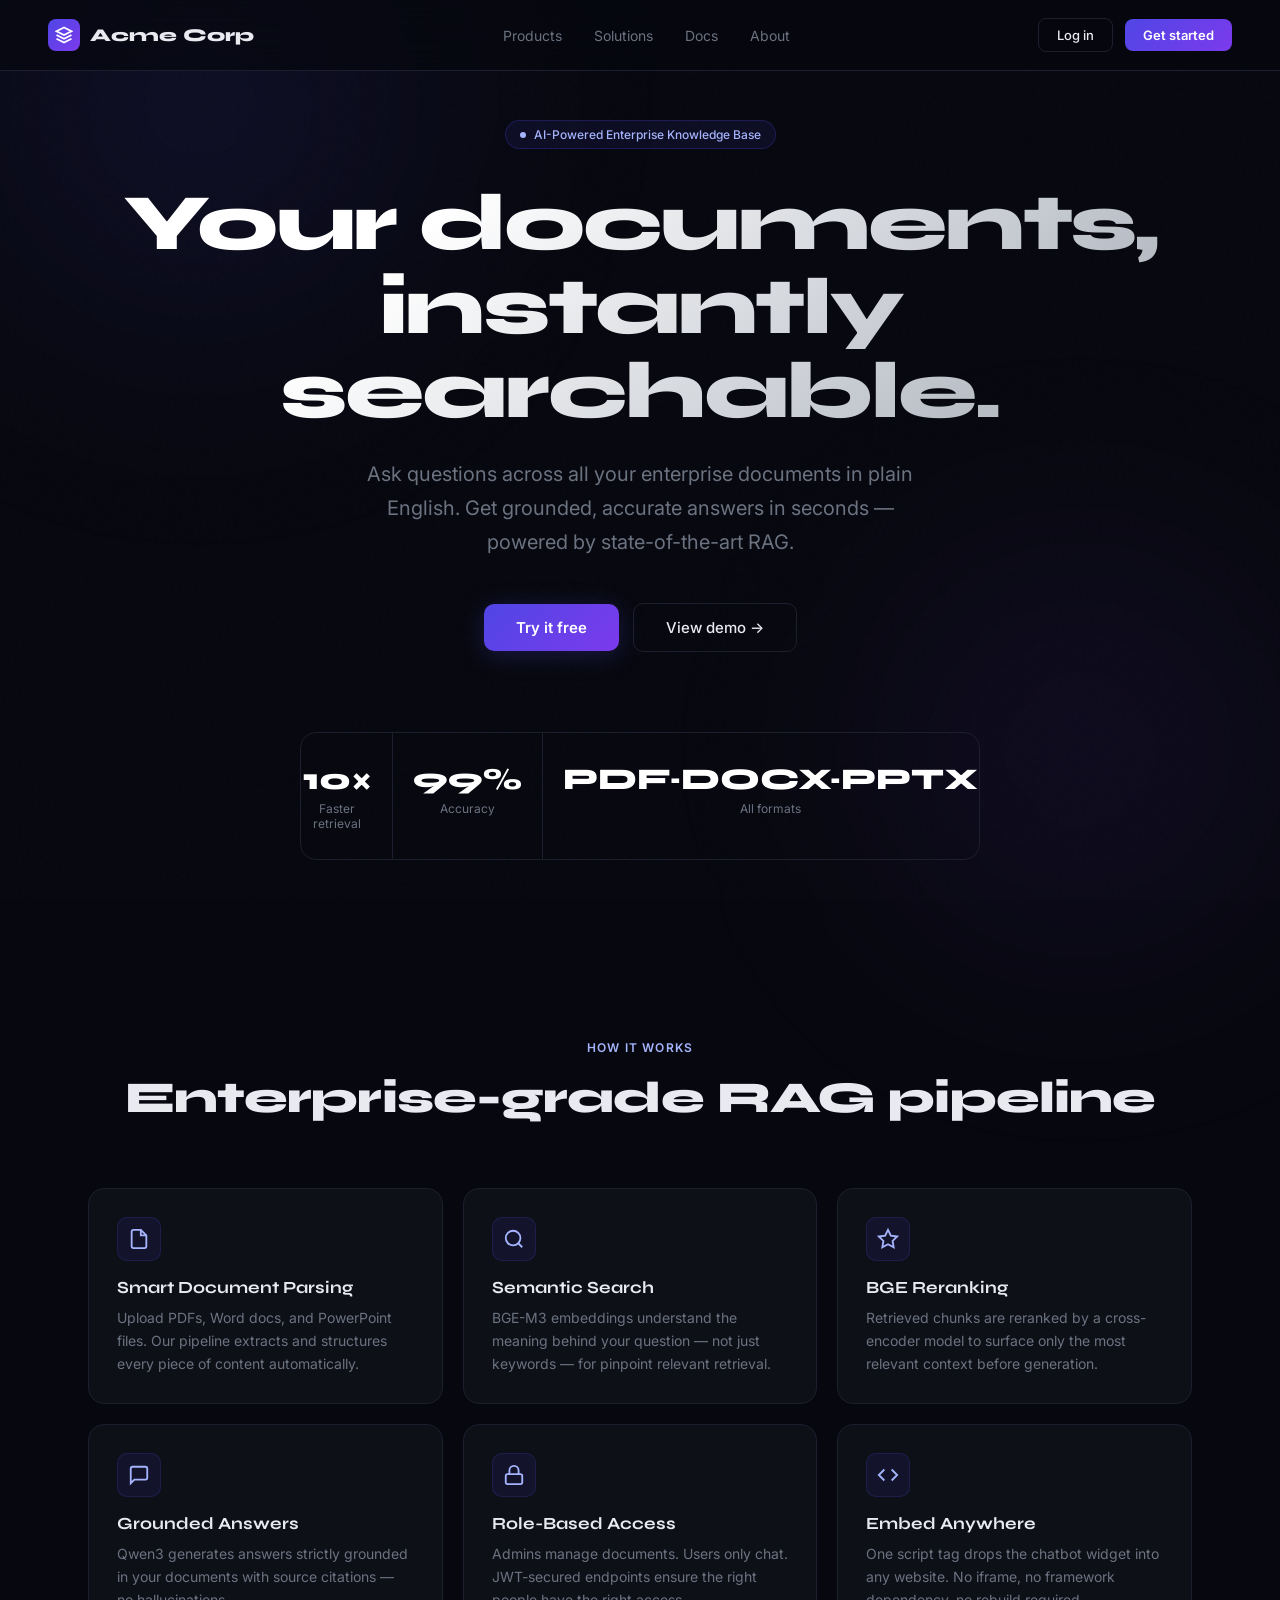
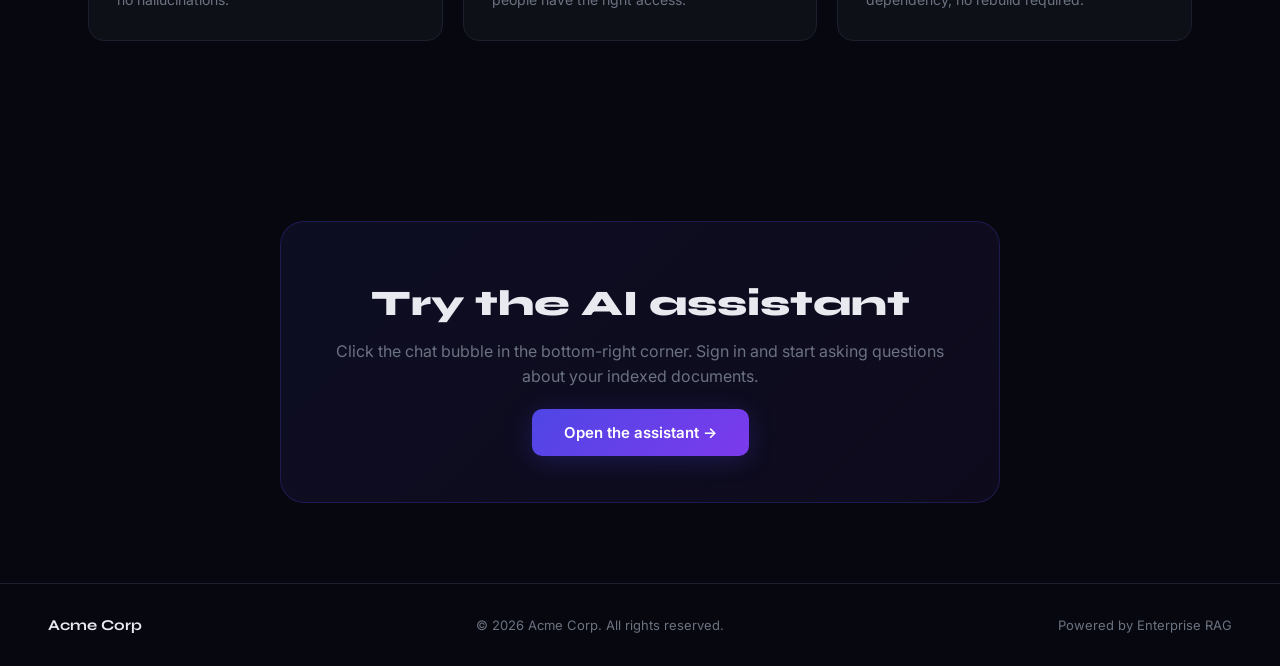
<file: sample-website/index.html>
<!DOCTYPE html>
<html lang="en">
<head>
  <meta charset="UTF-8" />
  <meta name="viewport" content="width=device-width, initial-scale=1.0" />
  <title>Acme Corp — Enterprise Portal</title>
  <style>
    @import url('https://fonts.googleapis.com/css2?family=Syne:wght@400;600;700;800&family=Inter:wght@300;400;500&display=swap');
    *, *::before, *::after { box-sizing: border-box; margin: 0; padding: 0; }
    :root {
      --bg: #07080F; --surface: #0E1018; --border: #1C1F2E;
      --accent: #4F46E5; --accent2: #7C3AED; --text: #E8EAF0; --muted: #6B7280;
    }
    html, body { height: 100%; background: var(--bg); color: var(--text); font-family: 'Inter', sans-serif; }
    body::before {
      content: ''; position: fixed; inset: 0; pointer-events: none; z-index: 0;
      background-image: url("data:image/svg+xml,%3Csvg viewBox='0 0 256 256' xmlns='http://www.w3.org/2000/svg'%3E%3Cfilter id='n'%3E%3CfeTurbulence type='fractalNoise' baseFrequency='0.9' numOctaves='4' stitchTiles='stitch'/%3E%3C/filter%3E%3Crect width='100%25' height='100%25' filter='url(%23n)' opacity='0.04'/%3E%3C/svg%3E");
      opacity: .4;
    }
    .blob { position: fixed; border-radius: 50%; filter: blur(120px); pointer-events: none; z-index: 0; }
    .blob-1 { width: 600px; height: 600px; top: -200px; left: -100px; background: radial-gradient(circle, #4F46E530, transparent 70%); }
    .blob-2 { width: 500px; height: 500px; bottom: -100px; right: -50px; background: radial-gradient(circle, #7C3AED28, transparent 70%); }
    nav {
      position: fixed; top: 0; left: 0; right: 0; z-index: 100;
      display: flex; align-items: center; justify-content: space-between;
      padding: 18px 48px;
      background: rgba(7,8,15,.7); backdrop-filter: blur(20px);
      border-bottom: 1px solid var(--border);
    }
    .nav-logo { display: flex; align-items: center; gap: 10px; font-family: 'Syne', sans-serif; font-weight: 800; font-size: 18px; }
    .nav-logo-mark {
      width: 32px; height: 32px; border-radius: 8px;
      background: linear-gradient(135deg, var(--accent), var(--accent2));
      display: flex; align-items: center; justify-content: center;
    }
    .nav-logo-mark svg { width: 18px; height: 18px; }
    .nav-links { display: flex; align-items: center; gap: 32px; }
    .nav-links a { color: var(--muted); text-decoration: none; font-size: 14px; transition: color .15s; }
    .nav-links a:hover { color: var(--text); }
    .nav-actions { display: flex; align-items: center; gap: 12px; }
    .btn-outline { padding: 8px 18px; border: 1px solid var(--border); border-radius: 8px; background: transparent; color: var(--text); font-size: 13px; font-weight: 500; cursor: pointer; text-decoration: none; transition: background .15s; }
    .btn-outline:hover { background: var(--border); }
    .btn-fill { padding: 8px 18px; border-radius: 8px; background: linear-gradient(135deg, var(--accent), var(--accent2)); color: #fff; font-size: 13px; font-weight: 600; cursor: pointer; border: none; text-decoration: none; transition: opacity .15s; }
    .btn-fill:hover { opacity: .9; }
    main { position: relative; z-index: 1; }
    .hero {
      min-height: 100vh; display: flex; flex-direction: column;
      align-items: center; justify-content: center;
      text-align: center; padding: 120px 24px 80px;
    }
    .hero-badge {
      display: inline-flex; align-items: center; gap: 8px;
      background: #4F46E518; border: 1px solid #4F46E540;
      border-radius: 100px; padding: 6px 14px;
      font-size: 12px; color: #A5B4FC; font-weight: 500; margin-bottom: 32px;
    }
    .hero-badge-dot { width: 6px; height: 6px; border-radius: 50%; background: #A5B4FC; animation: pulse 2s infinite; }
    @keyframes pulse { 0%,100%{opacity:1} 50%{opacity:.4} }
    .hero h1 {
      font-family: 'Syne', sans-serif; font-size: clamp(40px, 7vw, 80px);
      font-weight: 800; line-height: 1.05; letter-spacing: -0.03em; margin-bottom: 24px;
      background: linear-gradient(135deg, #fff 30%, #9CA3AF);
      -webkit-background-clip: text; -webkit-text-fill-color: transparent;
    }
    .hero p { font-size: clamp(16px, 2vw, 20px); color: var(--muted); max-width: 560px; line-height: 1.7; margin-bottom: 44px; }
    .hero-actions { display: flex; align-items: center; gap: 14px; flex-wrap: wrap; justify-content: center; }
    .hero-cta {
      padding: 14px 32px; border-radius: 10px;
      background: linear-gradient(135deg, var(--accent), var(--accent2));
      color: #fff; font-size: 15px; font-weight: 600; border: none;
      cursor: pointer; text-decoration: none; box-shadow: 0 4px 24px #4F46E540;
      transition: transform .15s, box-shadow .15s;
    }
    .hero-cta:hover { transform: translateY(-2px); box-shadow: 0 8px 32px #4F46E550; }
    .hero-secondary { padding: 14px 32px; border-radius: 10px; border: 1px solid var(--border); background: transparent; color: var(--text); font-size: 15px; font-weight: 500; cursor: pointer; text-decoration: none; transition: background .15s; }
    .hero-secondary:hover { background: var(--surface); }
    .stats { display: flex; justify-content: center; gap: 0; margin-top: 80px; border: 1px solid var(--border); border-radius: 16px; overflow: hidden; max-width: 680px; width: 100%; }
    .stat { flex: 1; padding: 28px 20px; text-align: center; border-right: 1px solid var(--border); }
    .stat:last-child { border-right: none; }
    .stat-value { font-family: 'Syne', sans-serif; font-size: 30px; font-weight: 800; color: #fff; }
    .stat-label { font-size: 12px; color: var(--muted); margin-top: 4px; }
    .features { padding: 100px 48px; max-width: 1200px; margin: 0 auto; }
    .section-label { text-align: center; font-size: 12px; font-weight: 600; color: #A5B4FC; text-transform: uppercase; letter-spacing: .1em; margin-bottom: 16px; }
    .section-title { text-align: center; font-family: 'Syne', sans-serif; font-size: clamp(28px, 4vw, 44px); font-weight: 800; letter-spacing: -0.02em; margin-bottom: 64px; }
    .feature-grid { display: grid; grid-template-columns: repeat(auto-fit, minmax(300px, 1fr)); gap: 20px; }
    .feature-card { background: var(--surface); border: 1px solid var(--border); border-radius: 16px; padding: 28px; transition: border-color .2s, transform .2s; }
    .feature-card:hover { border-color: #4F46E560; transform: translateY(-3px); }
    .feature-icon { width: 44px; height: 44px; border-radius: 10px; background: #4F46E518; border: 1px solid #4F46E530; display: flex; align-items: center; justify-content: center; margin-bottom: 16px; }
    .feature-icon svg { width: 22px; height: 22px; stroke: #A5B4FC; }
    .feature-card h3 { font-family: 'Syne', sans-serif; font-size: 17px; font-weight: 700; margin-bottom: 8px; }
    .feature-card p { font-size: 14px; color: var(--muted); line-height: 1.65; }
    .cta-section { padding: 80px 48px; text-align: center; }
    .cta-card { max-width: 720px; margin: 0 auto; background: linear-gradient(135deg, #4F46E518, #7C3AED10); border: 1px solid #4F46E540; border-radius: 24px; padding: 60px 40px; }
    .cta-card h2 { font-family: 'Syne', sans-serif; font-size: 36px; font-weight: 800; margin-bottom: 14px; }
    .cta-card p { color: var(--muted); font-size: 16px; margin-bottom: 32px; line-height: 1.6; }
    footer { border-top: 1px solid var(--border); padding: 32px 48px; display: flex; align-items: center; justify-content: space-between; font-size: 13px; color: var(--muted); }
    .footer-logo { font-family: 'Syne', sans-serif; font-weight: 700; font-size: 15px; color: var(--text); }
    @media (max-width: 640px) { nav { padding: 16px 20px; } .nav-links { display: none; } .features { padding: 60px 20px; } footer { flex-direction: column; gap: 12px; text-align: center; } }
  </style>
</head>
<body>
  <div class="blob blob-1"></div>
  <div class="blob blob-2"></div>

  <nav>
    <div class="nav-logo">
      <div class="nav-logo-mark">
        <svg viewBox="0 0 24 24" fill="none" stroke="white" stroke-width="2.5"><path d="M12 2L2 7l10 5 10-5-10-5zM2 17l10 5 10-5M2 12l10 5 10-5"/></svg>
      </div>
      Acme Corp
    </div>
    <div class="nav-links">
      <a href="#">Products</a><a href="#">Solutions</a><a href="#">Docs</a><a href="#">About</a>
    </div>
    <div class="nav-actions">
      <a href="#" class="btn-outline">Log in</a>
      <a href="#" class="btn-fill">Get started</a>
    </div>
  </nav>

  <main>
    <section class="hero">
      <div class="hero-badge"><span class="hero-badge-dot"></span>AI-Powered Enterprise Knowledge Base</div>
      <h1>Your documents,<br/>instantly searchable.</h1>
      <p>Ask questions across all your enterprise documents in plain English. Get grounded, accurate answers in seconds — powered by state-of-the-art RAG.</p>
      <div class="hero-actions">
        <a href="#" class="hero-cta">Try it free</a>
        <a href="#" class="hero-secondary">View demo →</a>
      </div>
      <div class="stats">
        <div class="stat"><div class="stat-value">10×</div><div class="stat-label">Faster retrieval</div></div>
        <div class="stat"><div class="stat-value">99%</div><div class="stat-label">Accuracy</div></div>
        <div class="stat"><div class="stat-value">PDF·DOCX·PPTX</div><div class="stat-label">All formats</div></div>
      </div>
    </section>

    <section class="features">
      <div class="section-label">How it works</div>
      <h2 class="section-title">Enterprise-grade RAG pipeline</h2>
      <div class="feature-grid">
        <div class="feature-card">
          <div class="feature-icon"><svg viewBox="0 0 24 24" fill="none" stroke="currentColor" stroke-width="2"><path d="M14 2H6a2 2 0 0 0-2 2v16a2 2 0 0 0 2 2h12a2 2 0 0 0 2-2V8z"/><polyline points="14 2 14 8 20 8"/></svg></div>
          <h3>Smart Document Parsing</h3>
          <p>Upload PDFs, Word docs, and PowerPoint files. Our pipeline extracts and structures every piece of content automatically.</p>
        </div>
        <div class="feature-card">
          <div class="feature-icon"><svg viewBox="0 0 24 24" fill="none" stroke="currentColor" stroke-width="2"><circle cx="11" cy="11" r="8"/><line x1="21" y1="21" x2="16.65" y2="16.65"/></svg></div>
          <h3>Semantic Search</h3>
          <p>BGE-M3 embeddings understand the meaning behind your question — not just keywords — for pinpoint relevant retrieval.</p>
        </div>
        <div class="feature-card">
          <div class="feature-icon"><svg viewBox="0 0 24 24" fill="none" stroke="currentColor" stroke-width="2"><polygon points="12 2 15.09 8.26 22 9.27 17 14.14 18.18 21.02 12 17.77 5.82 21.02 7 14.14 2 9.27 8.91 8.26 12 2"/></svg></div>
          <h3>BGE Reranking</h3>
          <p>Retrieved chunks are reranked by a cross-encoder model to surface only the most relevant context before generation.</p>
        </div>
        <div class="feature-card">
          <div class="feature-icon"><svg viewBox="0 0 24 24" fill="none" stroke="currentColor" stroke-width="2"><path d="M21 15a2 2 0 0 1-2 2H7l-4 4V5a2 2 0 0 1 2-2h14a2 2 0 0 1 2 2z"/></svg></div>
          <h3>Grounded Answers</h3>
          <p>Qwen3 generates answers strictly grounded in your documents with source citations — no hallucinations.</p>
        </div>
        <div class="feature-card">
          <div class="feature-icon"><svg viewBox="0 0 24 24" fill="none" stroke="currentColor" stroke-width="2"><rect x="3" y="11" width="18" height="11" rx="2" ry="2"/><path d="M7 11V7a5 5 0 0 1 10 0v4"/></svg></div>
          <h3>Role-Based Access</h3>
          <p>Admins manage documents. Users only chat. JWT-secured endpoints ensure the right people have the right access.</p>
        </div>
        <div class="feature-card">
          <div class="feature-icon"><svg viewBox="0 0 24 24" fill="none" stroke="currentColor" stroke-width="2"><polyline points="16 18 22 12 16 6"/><polyline points="8 6 2 12 8 18"/></svg></div>
          <h3>Embed Anywhere</h3>
          <p>One script tag drops the chatbot widget into any website. No iframe, no framework dependency, no rebuild required.</p>
        </div>
      </div>
    </section>

    <section class="cta-section">
      <div class="cta-card">
        <h2>Try the AI assistant</h2>
        <p>Click the chat bubble in the bottom-right corner. Sign in and start asking questions about your indexed documents.</p>
        <a href="#" class="hero-cta">Open the assistant →</a>
      </div>
    </section>
  </main>

  <footer>
    <span class="footer-logo">Acme Corp</span>
    <span>© 2026 Acme Corp. All rights reserved.</span>
    <span>Powered by Enterprise RAG</span>
  </footer>

  <!--
    ╔══════════════════════════════════════════════════╗
    ║  RAG CHATBOT WIDGET — embed on any site with     ║
    ║  these 2 script tags. Change serverUrl to your   ║
    ║  deployed RAG API address.                       ║
    ╚══════════════════════════════════════════════════╝
  -->
  <script>
    window.RAG_CONFIG = {
      serverUrl: "http://192.168.1.18:8010",
      title: "Acme AI Assistant",
      theme: "#4F46E5"
    };
  </script>
  <script src="http://192.168.1.18:8010/static/widget.js"></script>

</body>
</html>
</file>
